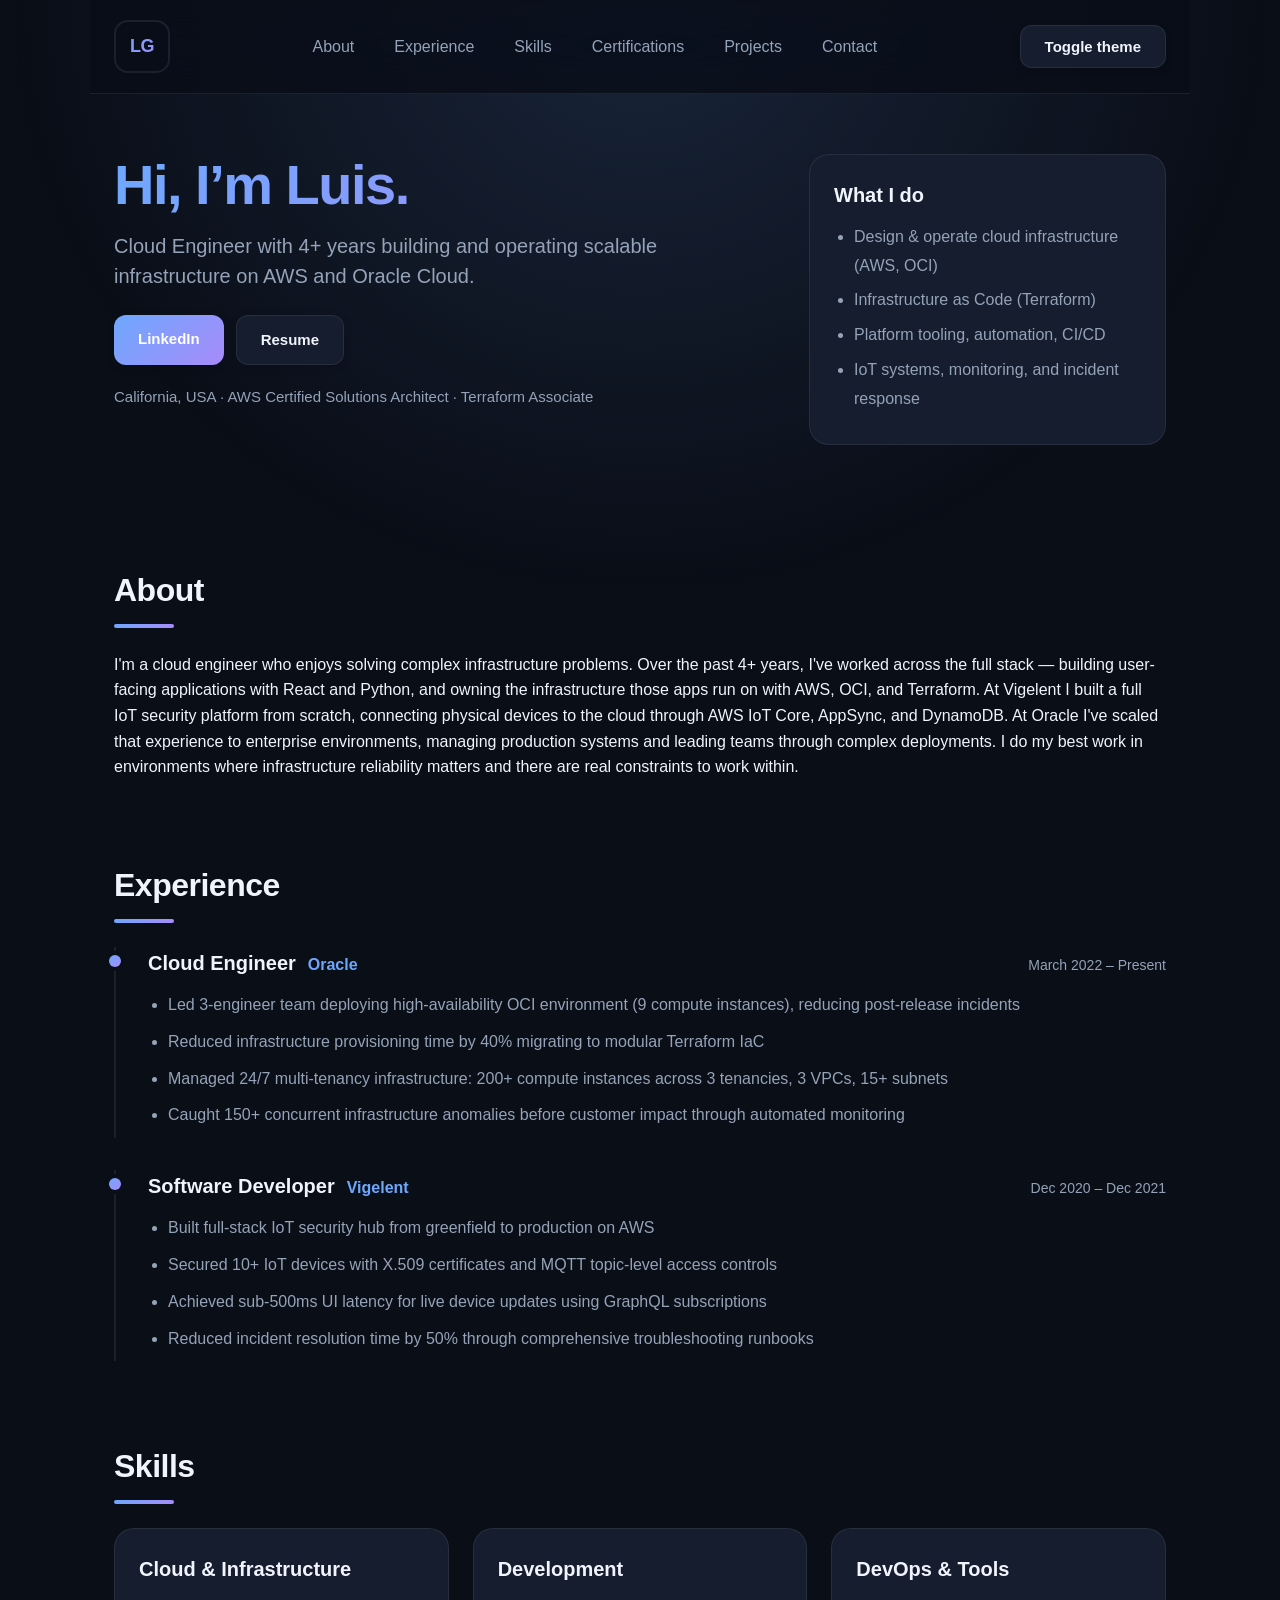
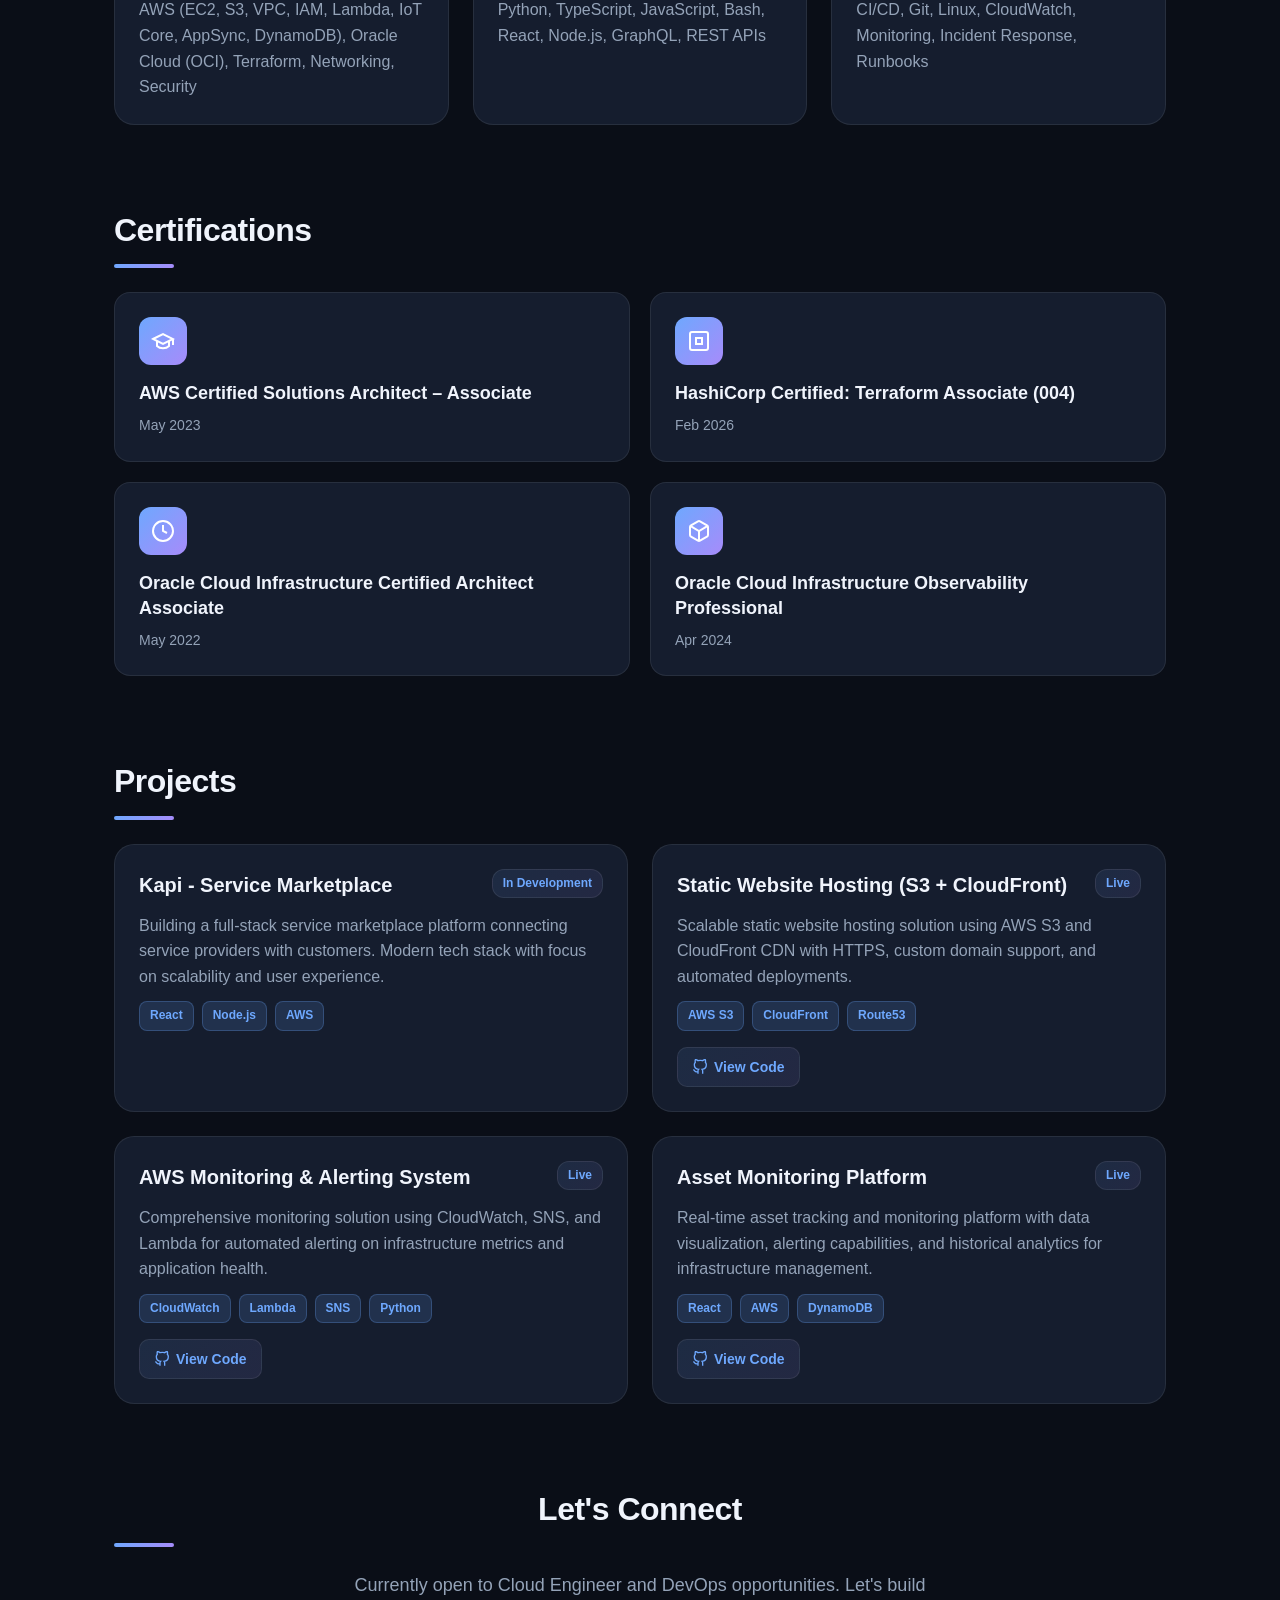
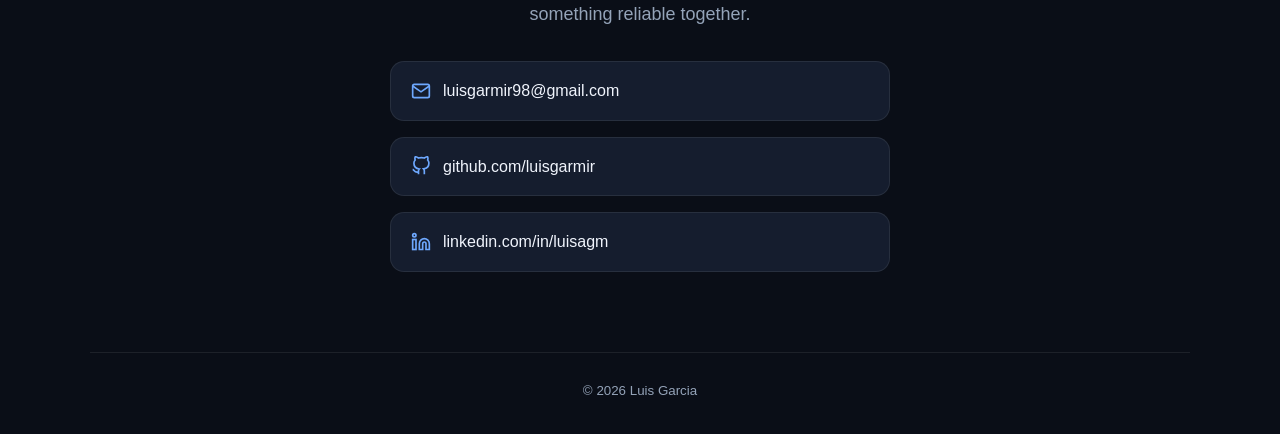
<file: site/index.html>
<!doctype html>
<html lang="en">
  <head>
    <meta charset="UTF-8" />
    <meta name="viewport" content="width=device-width, initial-scale=1.0" />
    <title>Luis Garcia | Cloud Engineer</title>
    <meta name="description" content="Cloud Engineer with 4+ years building scalable infrastructure on AWS and Oracle Cloud. AWS Certified Solutions Architect." />
    <link rel="stylesheet" href="./styles.css" />
  </head>

  <body>
    <header class="container header">
      <a class="logo" href="#top">LG</a>

      <nav class="nav">
        <a href="#about">About</a>
        <a href="#experience">Experience</a>
        <a href="#skills">Skills</a>
        <a href="#certifications">Certifications</a>
        <a href="#projects">Projects</a>
        <a href="#contact">Contact</a>
      </nav>

      <button id="themeToggle" class="btn btn-secondary" type="button">Toggle theme</button>
    </header>

    <main id="top">
      <section class="container hero">
        <div>
          <h1>Hi, I’m Luis.</h1>
          <p class="subtitle">
            Cloud Engineer with 4+ years building and operating scalable infrastructure on AWS and Oracle Cloud.
          </p>

          <div class="cta">
            <a class="btn" href="https://www.linkedin.com/in/luisagm/" target="_blank" rel="noreferrer">LinkedIn</a>
            <a class="btn btn-secondary" href="./Luis_Garcia_Resume.pdf" target="_blank" rel="noreferrer">Resume</a>
          </div>

          <p class="meta">California, USA · AWS Certified Solutions Architect · Terraform Associate</p>
        </div>

        <div class="card">
          <h2>What I do</h2>
          <ul>
            <li>Design & operate cloud infrastructure (AWS, OCI)</li>
            <li>Infrastructure as Code (Terraform)</li>
            <li>Platform tooling, automation, CI/CD</li>
            <li>IoT systems, monitoring, and incident response</li>
          </ul>
        </div>
      </section>

      <section id="about" class="container section">
        <h2>About</h2>
        <p>
          I'm a cloud engineer who enjoys solving complex infrastructure problems. Over the past 4+ years, I've worked across the full stack — building user-facing applications with React and Python, and owning the infrastructure those apps run on with AWS, OCI, and Terraform. At Vigelent I built a full IoT security platform from scratch, connecting physical devices to the cloud through AWS IoT Core, AppSync, and DynamoDB. At Oracle I've scaled that experience to enterprise environments, managing production systems and leading teams through complex deployments. I do my best work in environments where infrastructure reliability matters and there are real constraints to work within.
        </p>
      </section>

      <section id="experience" class="container section">
        <h2>Experience</h2>
        <div class="timeline">
          <div class="timeline-item">
            <div class="timeline-header">
              <h3>Cloud Engineer</h3>
              <span class="company">Oracle</span>
              <span class="duration">March 2022 – Present</span>
            </div>
            <ul class="timeline-details">
              <li>Led 3-engineer team deploying high-availability OCI environment (9 compute instances), reducing post-release incidents</li>
              <li>Reduced infrastructure provisioning time by 40% migrating to modular Terraform IaC</li>
              <li>Managed 24/7 multi-tenancy infrastructure: 200+ compute instances across 3 tenancies, 3 VPCs, 15+ subnets</li>
              <li>Caught 150+ concurrent infrastructure anomalies before customer impact through automated monitoring</li>
            </ul>
          </div>

          <div class="timeline-item">
            <div class="timeline-header">
              <h3>Software Developer</h3>
              <span class="company">Vigelent</span>
              <span class="duration">Dec 2020 – Dec 2021</span>
            </div>
            <ul class="timeline-details">
              <li>Built full-stack IoT security hub from greenfield to production on AWS</li>
              <li>Secured 10+ IoT devices with X.509 certificates and MQTT topic-level access controls</li>
              <li>Achieved sub-500ms UI latency for live device updates using GraphQL subscriptions</li>
              <li>Reduced incident resolution time by 50% through comprehensive troubleshooting runbooks</li>
            </ul>
          </div>
        </div>
      </section>

      <section id="skills" class="container section">
        <h2>Skills</h2>
        <div class="grid">
          <div class="card">
            <h3>Cloud & Infrastructure</h3>
            <p>AWS (EC2, S3, VPC, IAM, Lambda, IoT Core, AppSync, DynamoDB), Oracle Cloud (OCI), Terraform, Networking, Security</p>
          </div>
          <div class="card">
            <h3>Development</h3>
            <p>Python, TypeScript, JavaScript, Bash, React, Node.js, GraphQL, REST APIs</p>
          </div>
          <div class="card">
            <h3>DevOps & Tools</h3>
            <p>CI/CD, Git, Linux, CloudWatch, Monitoring, Incident Response, Runbooks</p>
          </div>
        </div>
      </section>

      <section id="certifications" class="container section">
        <h2>Certifications</h2>
        <div class="cert-grid">
          <div class="cert-card">
            <div class="cert-icon">
              <svg xmlns="http://www.w3.org/2000/svg" viewBox="0 0 24 24" fill="none" stroke="currentColor" stroke-width="2">
                <path d="M22 10v6M2 10l10-5 10 5-10 5z"/>
                <path d="M6 12v5c3 3 9 3 12 0v-5"/>
              </svg>
            </div>
            <h3>AWS Certified Solutions Architect – Associate</h3>
            <p class="cert-date">May 2023</p>
          </div>

          <div class="cert-card">
            <div class="cert-icon">
              <svg xmlns="http://www.w3.org/2000/svg" viewBox="0 0 24 24" fill="none" stroke="currentColor" stroke-width="2">
                <rect x="3" y="3" width="18" height="18" rx="2"/>
                <path d="M9 9h6v6H9z"/>
              </svg>
            </div>
            <h3>HashiCorp Certified: Terraform Associate (004)</h3>
            <p class="cert-date">Feb 2026</p>
          </div>

          <div class="cert-card">
            <div class="cert-icon">
              <svg xmlns="http://www.w3.org/2000/svg" viewBox="0 0 24 24" fill="none" stroke="currentColor" stroke-width="2">
                <circle cx="12" cy="12" r="10"/>
                <path d="M12 6v6l4 2"/>
              </svg>
            </div>
            <h3>Oracle Cloud Infrastructure Certified Architect Associate</h3>
            <p class="cert-date">May 2022</p>
          </div>

          <div class="cert-card">
            <div class="cert-icon">
              <svg xmlns="http://www.w3.org/2000/svg" viewBox="0 0 24 24" fill="none" stroke="currentColor" stroke-width="2">
                <path d="M21 16V8a2 2 0 0 0-1-1.73l-7-4a2 2 0 0 0-2 0l-7 4A2 2 0 0 0 3 8v8a2 2 0 0 0 1 1.73l7 4a2 2 0 0 0 2 0l7-4A2 2 0 0 0 21 16z"/>
                <polyline points="3.27 6.96 12 12.01 20.73 6.96"/>
                <line x1="12" y1="22.08" x2="12" y2="12"/>
              </svg>
            </div>
            <h3>Oracle Cloud Infrastructure Observability Professional</h3>
            <p class="cert-date">Apr 2024</p>
          </div>
        </div>
      </section>

      <section id="projects" class="container section">
        <h2>Projects</h2>

        <div class="projects-grid">
          <article class="card project-card">
            <div class="project-header">
              <h3>Kapi - Service Marketplace</h3>
              <span class="project-status">In Development</span>
            </div>
            <p>Building a full-stack service marketplace platform connecting service providers with customers. Modern tech stack with focus on scalability and user experience.</p>
            <div class="tech-tags">
              <span class="tag">React</span>
              <span class="tag">Node.js</span>
              <span class="tag">AWS</span>
            </div>
          </article>

          <article class="card project-card">
            <div class="project-header">
              <h3>Static Website Hosting (S3 + CloudFront)</h3>
              <span class="project-status">Live</span>
            </div>
            <p>Scalable static website hosting solution using AWS S3 and CloudFront CDN with HTTPS, custom domain support, and automated deployments.</p>
            <div class="tech-tags">
              <span class="tag">AWS S3</span>
              <span class="tag">CloudFront</span>
              <span class="tag">Route53</span>
            </div>
            <div class="links">
              <a href="https://github.com/luisgarmir/Static-Website-S3-Cloudfront" target="_blank" rel="noreferrer">
                <svg xmlns="http://www.w3.org/2000/svg" width="16" height="16" viewBox="0 0 24 24" fill="none" stroke="currentColor" stroke-width="2">
                  <path d="M9 19c-5 1.5-5-2.5-7-3m14 6v-3.87a3.37 3.37 0 0 0-.94-2.61c3.14-.35 6.44-1.54 6.44-7A5.44 5.44 0 0 0 20 4.77 5.07 5.07 0 0 0 19.91 1S18.73.65 16 2.48a13.38 13.38 0 0 0-7 0C6.27.65 5.09 1 5.09 1A5.07 5.07 0 0 0 5 4.77a5.44 5.44 0 0 0-1.5 3.78c0 5.42 3.3 6.61 6.44 7A3.37 3.37 0 0 0 9 18.13V22"/>
                </svg>
                View Code
              </a>
            </div>
          </article>

          <article class="card project-card">
            <div class="project-header">
              <h3>AWS Monitoring & Alerting System</h3>
              <span class="project-status">Live</span>
            </div>
            <p>Comprehensive monitoring solution using CloudWatch, SNS, and Lambda for automated alerting on infrastructure metrics and application health.</p>
            <div class="tech-tags">
              <span class="tag">CloudWatch</span>
              <span class="tag">Lambda</span>
              <span class="tag">SNS</span>
              <span class="tag">Python</span>
            </div>
            <div class="links">
              <a href="https://github.com/luisgarmir/aws-monitoring-alerting" target="_blank" rel="noreferrer">
                <svg xmlns="http://www.w3.org/2000/svg" width="16" height="16" viewBox="0 0 24 24" fill="none" stroke="currentColor" stroke-width="2">
                  <path d="M9 19c-5 1.5-5-2.5-7-3m14 6v-3.87a3.37 3.37 0 0 0-.94-2.61c3.14-.35 6.44-1.54 6.44-7A5.44 5.44 0 0 0 20 4.77 5.07 5.07 0 0 0 19.91 1S18.73.65 16 2.48a13.38 13.38 0 0 0-7 0C6.27.65 5.09 1 5.09 1A5.07 5.07 0 0 0 5 4.77a5.44 5.44 0 0 0-1.5 3.78c0 5.42 3.3 6.61 6.44 7A3.37 3.37 0 0 0 9 18.13V22"/>
                </svg>
                View Code
              </a>
            </div>
          </article>

          <article class="card project-card">
            <div class="project-header">
              <h3>Asset Monitoring Platform</h3>
              <span class="project-status">Live</span>
            </div>
            <p>Real-time asset tracking and monitoring platform with data visualization, alerting capabilities, and historical analytics for infrastructure management.</p>
            <div class="tech-tags">
              <span class="tag">React</span>
              <span class="tag">AWS</span>
              <span class="tag">DynamoDB</span>
            </div>
            <div class="links">
              <a href="https://github.com/luisgarmir/asset-monitoring-platform" target="_blank" rel="noreferrer">
                <svg xmlns="http://www.w3.org/2000/svg" width="16" height="16" viewBox="0 0 24 24" fill="none" stroke="currentColor" stroke-width="2">
                  <path d="M9 19c-5 1.5-5-2.5-7-3m14 6v-3.87a3.37 3.37 0 0 0-.94-2.61c3.14-.35 6.44-1.54 6.44-7A5.44 5.44 0 0 0 20 4.77 5.07 5.07 0 0 0 19.91 1S18.73.65 16 2.48a13.38 13.38 0 0 0-7 0C6.27.65 5.09 1 5.09 1A5.07 5.07 0 0 0 5 4.77a5.44 5.44 0 0 0-1.5 3.78c0 5.42 3.3 6.61 6.44 7A3.37 3.37 0 0 0 9 18.13V22"/>
                </svg>
                View Code
              </a>
            </div>
          </article>
        </div>
      </section>

      <section id="contact" class="container section">
        <h2>Let's Connect</h2>
        <p class="contact-intro">
          Currently open to Cloud Engineer and DevOps opportunities. Let's build something reliable together.
        </p>
        <div class="contact-links">
          <a href="mailto:luisgarmir98@gmail.com" class="contact-link">
            <svg xmlns="http://www.w3.org/2000/svg" width="20" height="20" viewBox="0 0 24 24" fill="none" stroke="currentColor" stroke-width="2">
              <path d="M4 4h16c1.1 0 2 .9 2 2v12c0 1.1-.9 2-2 2H4c-1.1 0-2-.9-2-2V6c0-1.1.9-2 2-2z"/>
              <polyline points="22,6 12,13 2,6"/>
            </svg>
            luisgarmir98@gmail.com
          </a>
          <a href="https://github.com/luisgarmir" class="contact-link" target="_blank" rel="noreferrer">
            <svg xmlns="http://www.w3.org/2000/svg" width="20" height="20" viewBox="0 0 24 24" fill="none" stroke="currentColor" stroke-width="2">
              <path d="M9 19c-5 1.5-5-2.5-7-3m14 6v-3.87a3.37 3.37 0 0 0-.94-2.61c3.14-.35 6.44-1.54 6.44-7A5.44 5.44 0 0 0 20 4.77 5.07 5.07 0 0 0 19.91 1S18.73.65 16 2.48a13.38 13.38 0 0 0-7 0C6.27.65 5.09 1 5.09 1A5.07 5.07 0 0 0 5 4.77a5.44 5.44 0 0 0-1.5 3.78c0 5.42 3.3 6.61 6.44 7A3.37 3.37 0 0 0 9 18.13V22"/>
            </svg>
            github.com/luisgarmir
          </a>
          <a href="https://www.linkedin.com/in/luisagm/" class="contact-link" target="_blank" rel="noreferrer">
            <svg xmlns="http://www.w3.org/2000/svg" width="20" height="20" viewBox="0 0 24 24" fill="none" stroke="currentColor" stroke-width="2">
              <path d="M16 8a6 6 0 0 1 6 6v7h-4v-7a2 2 0 0 0-2-2 2 2 0 0 0-2 2v7h-4v-7a6 6 0 0 1 6-6z"/>
              <rect x="2" y="9" width="4" height="12"/>
              <circle cx="4" cy="4" r="2"/>
            </svg>
            linkedin.com/in/luisagm
          </a>
        </div>
      </section>
    </main>

    <footer class="container footer">
      <small>© <span id="year"></span> Luis Garcia</small>
    </footer>

    <script src="./script.js"></script>
  </body>
</html>
</file>
<file: site/styles.css>
:root {
  --bg: #0a0e17;
  --card: #151d2e;
  --text: #f0f4fc;
  --muted: #94a3b8;
  --border: rgba(255, 255, 255, 0.08);
  --accent: #6ea8fe;
  --accent-secondary: #a78bfa;
  --gradient-1: linear-gradient(135deg, #6ea8fe 0%, #a78bfa 100%);
  --gradient-2: linear-gradient(135deg, rgba(110, 168, 254, 0.1) 0%, rgba(167, 139, 250, 0.1) 100%);
  --shadow-sm: 0 2px 8px rgba(0, 0, 0, 0.15);
  --shadow-md: 0 4px 16px rgba(0, 0, 0, 0.2);
  --shadow-lg: 0 8px 32px rgba(0, 0, 0, 0.25);
}

:root.light {
  --bg: #fafbfc;
  --card: #ffffff;
  --text: #0f172a;
  --muted: #64748b;
  --border: rgba(15, 23, 42, 0.08);
  --accent: #3b82f6;
  --accent-secondary: #8b5cf6;
  --gradient-1: linear-gradient(135deg, #3b82f6 0%, #8b5cf6 100%);
  --gradient-2: linear-gradient(135deg, rgba(59, 130, 246, 0.08) 0%, rgba(139, 92, 246, 0.08) 100%);
  --shadow-sm: 0 2px 8px rgba(15, 23, 42, 0.06);
  --shadow-md: 0 4px 16px rgba(15, 23, 42, 0.08);
  --shadow-lg: 0 8px 32px rgba(15, 23, 42, 0.12);
}

* { 
  box-sizing: border-box;
  margin: 0;
  padding: 0;
}

html {
  scroll-behavior: smooth;
}

body {
  font-family: -apple-system, BlinkMacSystemFont, 'Segoe UI', Roboto, 'Helvetica Neue', Arial, sans-serif;
  background: var(--bg);
  color: var(--text);
  line-height: 1.6;
  overflow-x: hidden;
}

/* Background decoration */
body::before {
  content: '';
  position: fixed;
  top: 0;
  left: 0;
  right: 0;
  height: 600px;
  background: radial-gradient(ellipse at top, rgba(110, 168, 254, 0.15), transparent 70%);
  pointer-events: none;
  z-index: 0;
}

a { 
  color: var(--accent); 
  text-decoration: none;
  transition: all 0.2s ease;
}

a:hover { 
  color: var(--accent-secondary);
  text-decoration: none;
}

.container {
  max-width: 1100px;
  margin: 0 auto;
  padding: 24px;
  position: relative;
  z-index: 1;
}

.header {
  display: flex;
  align-items: center;
  justify-content: space-between;
  gap: 16px;
  position: sticky;
  top: 0;
  background: color-mix(in srgb, var(--bg) 85%, transparent);
  backdrop-filter: blur(20px) saturate(180%);
  border-bottom: 1px solid var(--border);
  z-index: 100;
  padding: 20px 24px;
  animation: slideDown 0.5s ease;
}

@keyframes slideDown {
  from {
    opacity: 0;
    transform: translateY(-20px);
  }
  to {
    opacity: 1;
    transform: translateY(0);
  }
}

.logo {
  font-weight: 800;
  font-size: 18px;
  letter-spacing: -0.5px;
  padding: 10px 14px;
  background: var(--gradient-1);
  -webkit-background-clip: text;
  -webkit-text-fill-color: transparent;
  background-clip: text;
  border: 2px solid var(--border);
  border-radius: 14px;
  transition: all 0.3s ease;
}

.logo:hover {
  border-color: var(--accent);
  box-shadow: 0 0 20px rgba(110, 168, 254, 0.2);
}

.nav { 
  display: flex; 
  gap: 8px; 
}

.nav a { 
  color: var(--muted); 
  padding: 8px 16px;
  border-radius: 10px;
  font-weight: 500;
  transition: all 0.2s ease;
  position: relative;
}

.nav a:hover { 
  color: var(--text);
  background: var(--gradient-2);
}

.nav a::after {
  content: '';
  position: absolute;
  bottom: 4px;
  left: 16px;
  right: 16px;
  height: 2px;
  background: var(--gradient-1);
  transform: scaleX(0);
  transition: transform 0.2s ease;
}

.nav a:hover::after {
  transform: scaleX(1);
}

.hero {
  display: grid;
  grid-template-columns: 1.3fr 0.7fr;
  gap: 32px;
  padding-top: 60px;
  padding-bottom: 80px;
  align-items: start;
}

h1 { 
  font-size: 56px; 
  margin: 0 0 16px; 
  line-height: 1.1;
  font-weight: 800;
  letter-spacing: -1.5px;
  background: var(--gradient-1);
  -webkit-background-clip: text;
  -webkit-text-fill-color: transparent;
  background-clip: text;
  animation: fadeInUp 0.6s ease;
}

@keyframes fadeInUp {
  from {
    opacity: 0;
    transform: translateY(20px);
  }
  to {
    opacity: 1;
    transform: translateY(0);
  }
}

.subtitle { 
  color: var(--muted); 
  margin: 0 0 24px; 
  font-size: 20px;
  line-height: 1.5;
  animation: fadeInUp 0.6s ease 0.1s backwards;
}

.meta { 
  color: var(--muted); 
  margin-top: 20px;
  font-size: 15px;
  animation: fadeInUp 0.6s ease 0.3s backwards;
}

.section { 
  padding-top: 40px; 
  padding-bottom: 40px;
}

.section h2 { 
  margin: 0 0 24px; 
  font-size: 32px;
  font-weight: 700;
  letter-spacing: -0.5px;
  position: relative;
  padding-bottom: 12px;
}

.section h2::after {
  content: '';
  position: absolute;
  bottom: 0;
  left: 0;
  width: 60px;
  height: 4px;
  background: var(--gradient-1);
  border-radius: 2px;
}

.grid {
  display: grid;
  grid-template-columns: repeat(3, 1fr);
  gap: 24px;
}

.card {
  background: var(--card);
  border: 1px solid var(--border);
  border-radius: 20px;
  padding: 24px;
  transition: all 0.3s cubic-bezier(0.4, 0, 0.2, 1);
  position: relative;
  overflow: hidden;
}

.card::before {
  content: '';
  position: absolute;
  top: 0;
  left: 0;
  right: 0;
  height: 100%;
  background: var(--gradient-2);
  opacity: 0;
  transition: opacity 0.3s ease;
}

.card:hover {
  transform: translateY(-4px);
  border-color: color-mix(in srgb, var(--accent) 40%, transparent);
  box-shadow: var(--shadow-lg);
}

.card:hover::before {
  opacity: 1;
}

.card > * {
  position: relative;
  z-index: 1;
}

.card h2 {
  font-size: 20px;
  margin: 0 0 12px;
}

.card h3 { 
  margin: 0 0 12px;
  font-size: 20px;
  font-weight: 600;
  color: var(--text);
}

.card ul { 
  margin: 12px 0 0; 
  padding-left: 20px; 
  color: var(--muted);
  line-height: 1.8;
}

.card ul li {
  margin-bottom: 6px;
}

.card p { 
  margin: 0; 
  color: var(--muted);
  line-height: 1.6;
}

.links { 
  display: flex; 
  gap: 12px; 
  margin-top: 16px;
  flex-wrap: wrap;
}

.links a {
  font-size: 14px;
  font-weight: 600;
  padding: 6px 14px;
  border-radius: 8px;
  background: var(--gradient-2);
  border: 1px solid var(--border);
  transition: all 0.2s ease;
}

.links a:hover {
  border-color: var(--accent);
  box-shadow: 0 4px 12px rgba(110, 168, 254, 0.2);
  transform: translateY(-1px);
}

.btn {
  display: inline-block;
  padding: 12px 24px;
  border-radius: 12px;
  background: var(--gradient-1);
  color: white;
  border: none;
  text-decoration: none;
  font-weight: 600;
  font-size: 15px;
  transition: all 0.3s cubic-bezier(0.4, 0, 0.2, 1);
  box-shadow: var(--shadow-sm);
  cursor: pointer;
  animation: fadeInUp 0.6s ease 0.2s backwards;
}

.btn:hover { 
  transform: translateY(-2px);
  box-shadow: 0 8px 24px rgba(110, 168, 254, 0.35);
  color: white;
}

.btn-secondary {
  background: var(--card);
  color: var(--text);
  border: 1px solid var(--border);
}

.btn-secondary:hover {
  border-color: var(--accent);
  box-shadow: var(--shadow-md);
}

.cta { 
  display: flex; 
  gap: 12px; 
  flex-wrap: wrap;
}

.footer {
  border-top: 1px solid var(--border);
  color: var(--muted);
  padding-top: 24px;
  padding-bottom: 32px;
  text-align: center;
  margin-top: 40px;
}

/* Smooth scroll offset for anchor links */
section {
  scroll-margin-top: 80px;
}

@media (max-width: 860px) {
  .hero { 
    grid-template-columns: 1fr;
    padding-top: 40px;
    padding-bottom: 60px;
  }
  h1 { font-size: 42px; }
  .subtitle { font-size: 18px; }
  .grid { grid-template-columns: 1fr; }
  .nav { display: none; }
  .container { padding: 20px; }
  .section h2 { font-size: 28px; }
  .cert-grid { grid-template-columns: 1fr; }
  .projects-grid { grid-template-columns: 1fr; }
  .timeline-header {
    flex-direction: column;
    align-items: flex-start;
    gap: 4px;
  }
}

/* Timeline Styles */
.timeline {
  display: flex;
  flex-direction: column;
  gap: 32px;
}

.timeline-item {
  position: relative;
  padding-left: 32px;
  border-left: 2px solid var(--border);
  transition: border-color 0.3s ease;
}

.timeline-item:hover {
  border-left-color: var(--accent);
}

.timeline-item::before {
  content: '';
  position: absolute;
  left: -7px;
  top: 8px;
  width: 12px;
  height: 12px;
  background: var(--gradient-1);
  border-radius: 50%;
  box-shadow: 0 0 0 4px var(--bg);
}

.timeline-header {
  display: flex;
  align-items: baseline;
  gap: 12px;
  margin-bottom: 12px;
  flex-wrap: wrap;
}

.timeline-header h3 {
  margin: 0;
  font-size: 20px;
  font-weight: 600;
}

.company {
  color: var(--accent);
  font-weight: 600;
}

.duration {
  color: var(--muted);
  font-size: 14px;
  margin-left: auto;
}

.timeline-details {
  margin: 0;
  padding-left: 20px;
  color: var(--muted);
  line-height: 1.8;
}

.timeline-details li {
  margin-bottom: 8px;
}

/* Certifications Grid */
.cert-grid {
  display: grid;
  grid-template-columns: repeat(2, 1fr);
  gap: 20px;
}

.cert-card {
  background: var(--card);
  border: 1px solid var(--border);
  border-radius: 16px;
  padding: 24px;
  transition: all 0.3s cubic-bezier(0.4, 0, 0.2, 1);
  position: relative;
  overflow: hidden;
}

.cert-card::before {
  content: '';
  position: absolute;
  top: 0;
  left: 0;
  right: 0;
  height: 100%;
  background: var(--gradient-2);
  opacity: 0;
  transition: opacity 0.3s ease;
}

.cert-card:hover {
  transform: translateY(-4px);
  border-color: color-mix(in srgb, var(--accent) 40%, transparent);
  box-shadow: var(--shadow-lg);
}

.cert-card:hover::before {
  opacity: 1;
}

.cert-card > * {
  position: relative;
  z-index: 1;
}

.cert-icon {
  width: 48px;
  height: 48px;
  margin-bottom: 16px;
  background: var(--gradient-1);
  border-radius: 12px;
  display: flex;
  align-items: center;
  justify-content: center;
  color: white;
}

.cert-icon svg {
  width: 24px;
  height: 24px;
}

.cert-card h3 {
  font-size: 18px;
  font-weight: 600;
  margin: 0 0 8px;
  line-height: 1.4;
}

.cert-date {
  color: var(--muted);
  font-size: 14px;
  margin: 0;
}

/* Projects Grid */
.projects-grid {
  display: grid;
  grid-template-columns: repeat(2, 1fr);
  gap: 24px;
}

.project-card {
  display: flex;
  flex-direction: column;
}

.project-header {
  display: flex;
  justify-content: space-between;
  align-items: flex-start;
  gap: 12px;
  margin-bottom: 12px;
}

.project-header h3 {
  margin: 0;
  flex: 1;
}

.project-status {
  font-size: 12px;
  font-weight: 600;
  padding: 4px 10px;
  border-radius: 12px;
  background: var(--gradient-2);
  color: var(--accent);
  border: 1px solid var(--border);
  white-space: nowrap;
}

.tech-tags {
  display: flex;
  flex-wrap: wrap;
  gap: 8px;
  margin-top: 12px;
}

.tag {
  font-size: 12px;
  font-weight: 600;
  padding: 4px 10px;
  border-radius: 8px;
  background: color-mix(in srgb, var(--accent) 15%, transparent);
  color: var(--accent);
  border: 1px solid color-mix(in srgb, var(--accent) 25%, transparent);
}

.project-card .links {
  margin-top: auto;
  padding-top: 16px;
}

.project-card .links a {
  display: inline-flex;
  align-items: center;
  gap: 6px;
  font-size: 14px;
  font-weight: 600;
  padding: 8px 14px;
  border-radius: 10px;
  background: var(--gradient-2);
  border: 1px solid var(--border);
  transition: all 0.2s ease;
}

.project-card .links a svg {
  flex-shrink: 0;
}

.project-card .links a:hover {
  border-color: var(--accent);
  box-shadow: 0 4px 12px rgba(110, 168, 254, 0.2);
  transform: translateY(-1px);
}

/* Contact Section */
.contact-intro {
  font-size: 18px;
  color: var(--muted);
  margin: 0 0 32px;
  text-align: center;
  max-width: 600px;
  margin-left: auto;
  margin-right: auto;
}

.contact-links {
  display: flex;
  flex-direction: column;
  gap: 16px;
  max-width: 500px;
  margin: 0 auto;
}

.contact-link {
  display: flex;
  align-items: center;
  gap: 12px;
  padding: 16px 20px;
  background: var(--card);
  border: 1px solid var(--border);
  border-radius: 14px;
  color: var(--text);
  transition: all 0.3s cubic-bezier(0.4, 0, 0.2, 1);
  font-weight: 500;
}

.contact-link svg {
  flex-shrink: 0;
  color: var(--accent);
}

.contact-link:hover {
  transform: translateX(4px);
  border-color: var(--accent);
  box-shadow: var(--shadow-md);
  background: var(--gradient-2);
}

#contact h2 {
  text-align: center;
}
</file>
